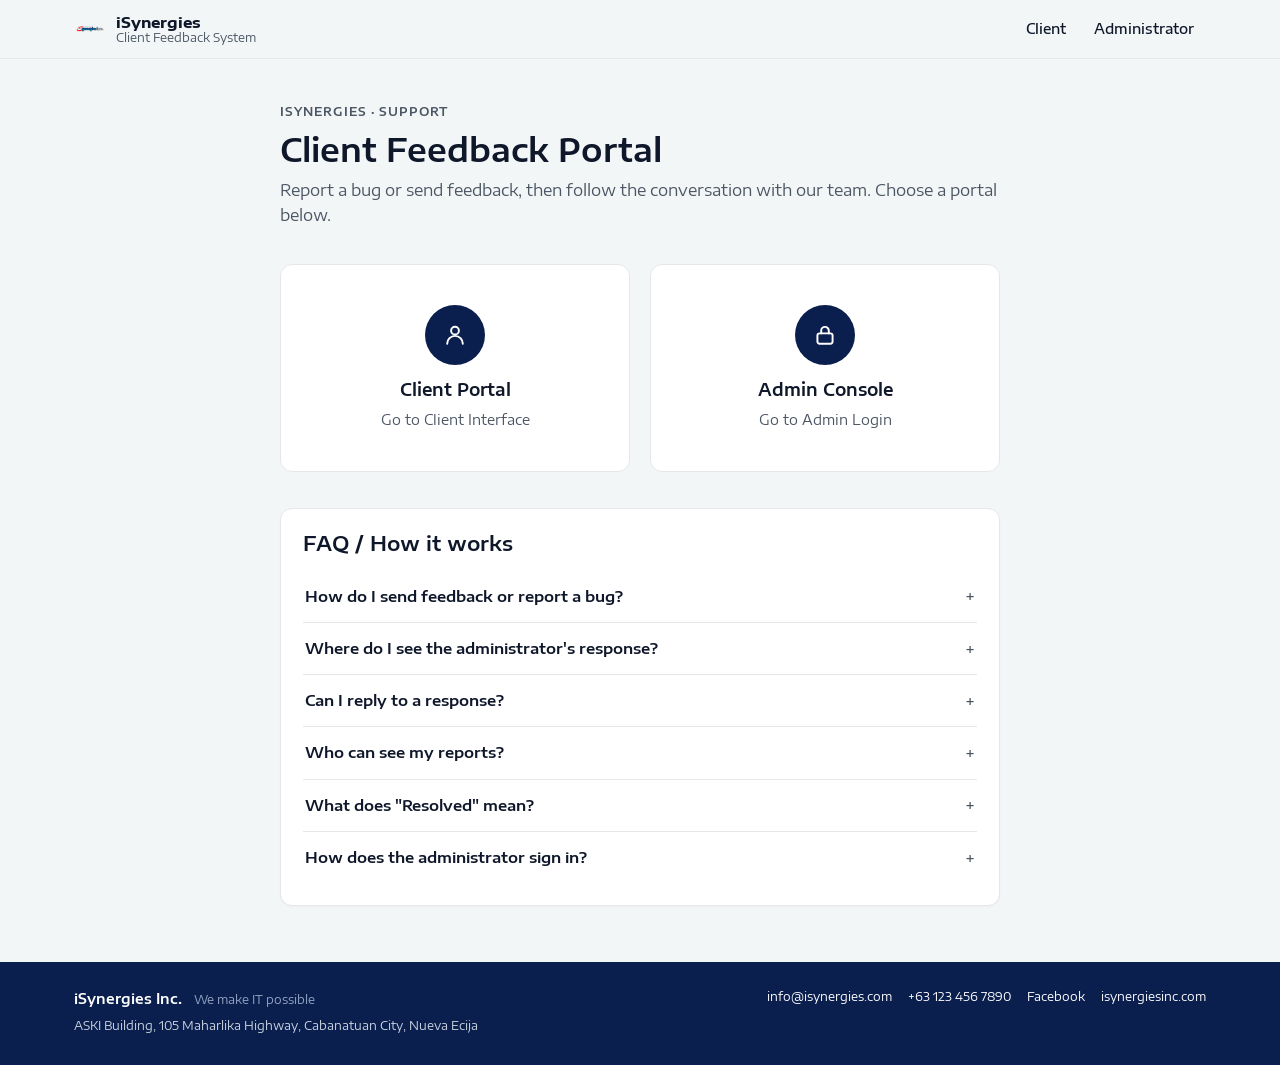
<file: index.html>
<!DOCTYPE html>
<html lang="en">
<head>
  <meta charset="utf-8">
  <meta name="viewport" content="width=device-width, initial-scale=1">
  <meta name="theme-color" content="#0b1f4f">
  <title>Client Feedback Portal — iSynergies</title>
  <link rel="preconnect" href="https://fonts.googleapis.com">
  <link rel="preconnect" href="https://fonts.gstatic.com" crossorigin>
  <link href="https://fonts.googleapis.com/css2?family=Encode+Sans+Expanded:wght@400;500;600;700&display=swap" rel="stylesheet">
  <link rel="icon" href="iSynergies (1).png">
  <link rel="stylesheet" href="shared.css">
  <script src="logo.js"></script>
</head>
<body>
  <header class="topbar">
    <div class="wrap topbar-inner">
      <a class="brand" href="index.html">
        <span class="brand-logo" id="logo"></span>
        <span class="brand-text">
          <strong>iSynergies</strong>
          <span>Client Feedback System</span>
        </span>
      </a>
      <nav class="navlinks" aria-label="Primary">
        <a href="client.html">Client</a>
        <a href="admin.html">Administrator</a>
      </nav>
    </div>
  </header>

  <main class="wrap centered">
    <div class="page-head">
      <p class="eyebrow">iSynergies · Support</p>
      <h1>Client Feedback Portal</h1>
      <p class="sub">Report a bug or send feedback, then follow the conversation with our team. Choose a portal below.</p>
    </div>

    <div class="portal-grid">
      <a class="tile" href="client.html">
        <span class="tile-icon" aria-hidden="true">
          <svg width="26" height="26" viewBox="0 0 24 24" fill="none" stroke="currentColor" stroke-width="1.8" stroke-linecap="round" stroke-linejoin="round">
            <circle cx="12" cy="8" r="3.6"></circle>
            <path d="M4.8 20a7.2 7.2 0 0 1 14.4 0"></path>
          </svg>
        </span>
        <h2>Client Portal</h2>
        <p>Go to Client Interface</p>
      </a>

      <a class="tile" href="admin.html">
        <span class="tile-icon" aria-hidden="true">
          <svg width="26" height="26" viewBox="0 0 24 24" fill="none" stroke="currentColor" stroke-width="1.8" stroke-linecap="round" stroke-linejoin="round">
            <rect x="5" y="10.5" width="14" height="9.5" rx="2"></rect>
            <path d="M8.5 10.5V8a3.5 3.5 0 0 1 7 0v2.5"></path>
          </svg>
        </span>
        <h2>Admin Console</h2>
        <p>Go to Admin Login</p>
      </a>
    </div>

    <section class="card stack" aria-labelledby="howTitle">
      <div class="card-head">
        <h2 id="howTitle">FAQ / How it works</h2>
      </div>
      <div class="faq">
        <details>
          <summary>How do I send feedback or report a bug?</summary>
          <p>Open the Client Portal, choose the project, set the report type to Bug or Feedback, describe the issue and select Submit Report. The first line of the description becomes the report title.</p>
        </details>
        <details>
          <summary>Where do I see the administrator's response?</summary>
          <p>Responses appear under My Feedback History in the Client Portal, inside the Discussion for your report. A NEW badge marks reports with an administrator reply you have not opened yet.</p>
        </details>
        <details>
          <summary>Can I reply to a response?</summary>
          <p>Yes. Expand the report's Discussion, type your reply and select Send. The administrator sees your message on the same report.</p>
        </details>
        <details>
          <summary>Who can see my reports?</summary>
          <p>Reports are stored in this browser and shown in the Client Portal and the Administrator Dashboard. The administrator interface requires a sign-in.</p>
        </details>
        <details>
          <summary>What does "Resolved" mean?</summary>
          <p>The administrator has marked the report as handled. Resolved reports stay in your history and can still be discussed.</p>
        </details>
        <details>
          <summary>How does the administrator sign in?</summary>
          <p>Open the Admin Console and use your administrator username and password. The session is remembered in this browser until you log out.</p>
        </details>
      </div>
    </section>
  </main>

  <footer class="site-footer">
    <div class="wrap footer-inner">
      <div class="footer-brand-block">
        <p class="footer-brand">iSynergies Inc. <span>We make IT possible</span></p>
        <p class="footer-meta">ASKI Building, 105 Maharlika Highway, Cabanatuan City, Nueva Ecija</p>
      </div>
      <div class="footer-links">
        <a href="mailto:info@isynergies.com">info@isynergies.com</a>
        <a href="tel:+631234567890">+63 123 456 7890</a>
        <a href="https://facebook.com/isynergies" target="_blank" rel="noopener">Facebook</a>
        <a href="https://isynergiesinc.com/" target="_blank" rel="noopener">isynergiesinc.com</a>
      </div>
    </div>
  </footer>

  <script>
    LGO.renderLogo(document.getElementById("logo"), 32);
  </script>
</body>
</html>
</file>
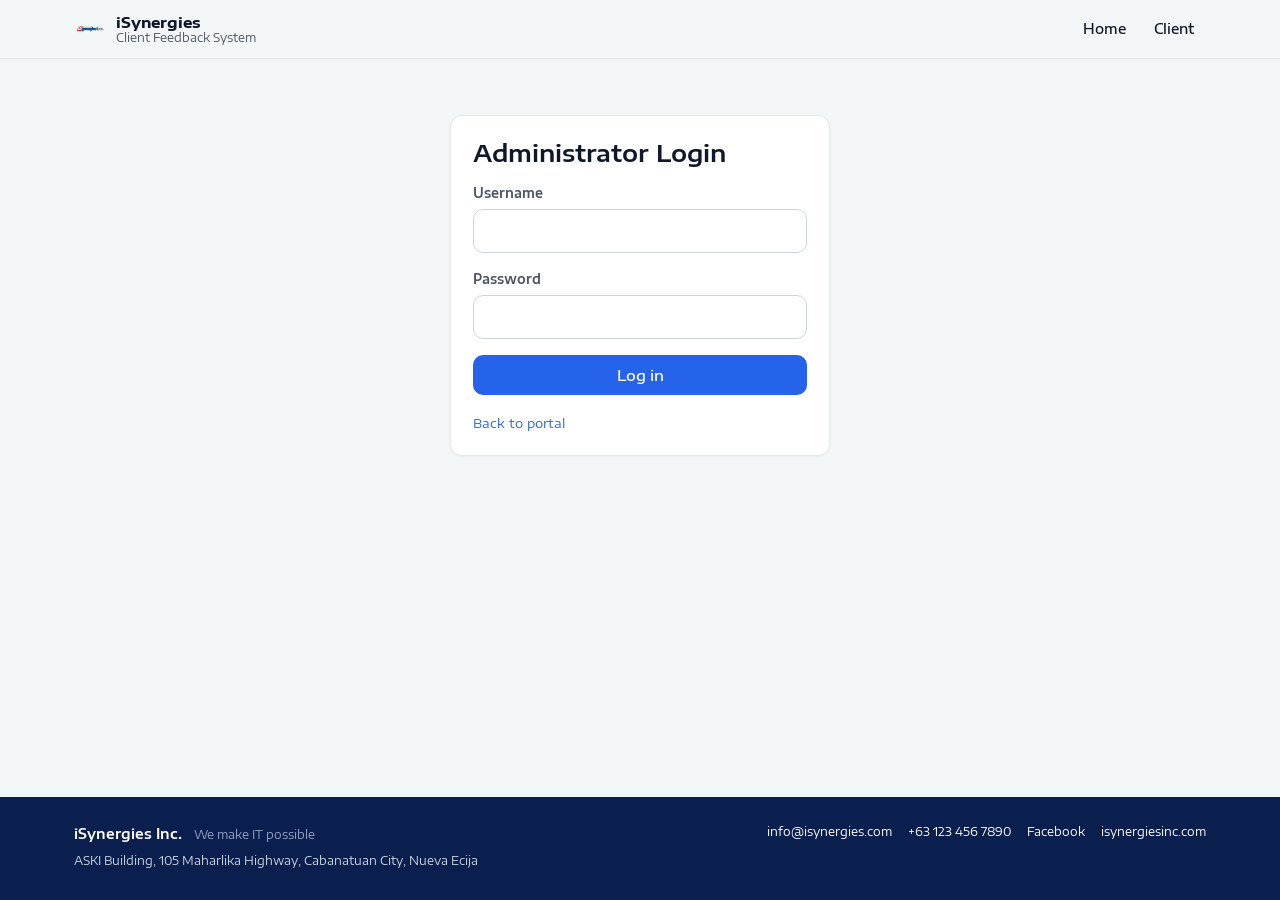
<file: admin.html>
<!DOCTYPE html>
<html lang="en">
<head>
  <meta charset="utf-8">
  <meta name="viewport" content="width=device-width, initial-scale=1">
  <meta name="theme-color" content="#0b1f4f">
  <title>Administrator — iSynergies Client Feedback</title>
  <link rel="preconnect" href="https://fonts.googleapis.com">
  <link rel="preconnect" href="https://fonts.gstatic.com" crossorigin>
  <link href="https://fonts.googleapis.com/css2?family=Encode+Sans+Expanded:wght@400;500;600;700&display=swap" rel="stylesheet">
  <link rel="icon" href="iSynergies (1).png">
  <link rel="stylesheet" href="shared.css">
  <script src="shared.js"></script>
  <script src="logo.js"></script>
  <script src="accounts.js"></script>
</head>
<body>
  <header class="topbar">
    <div class="wrap topbar-inner">
      <a class="brand" href="index.html">
        <span class="brand-logo" id="logo"></span>
        <span class="brand-text">
          <strong>iSynergies</strong>
          <span>Client Feedback System</span>
        </span>
      </a>
      <nav class="navlinks" aria-label="Primary">
        <a href="index.html">Home</a>
        <a href="client.html">Client</a>
      </nav>
    </div>
  </header>

  <!-- Logged out -->
  <main class="wrap" id="loginView">
    <div class="login-wrap">
      <section class="card login-card" aria-labelledby="loginTitle">
        <div class="card-head">
          <h1 id="loginTitle">Administrator Login</h1>
        </div>
        <form id="loginForm" novalidate>
          <div class="field">
            <label for="loginUser">Username</label>
            <input id="loginUser" type="text" autocomplete="username" autocapitalize="none" spellcheck="false">
          </div>
          <div class="field">
            <label for="loginPass">Password</label>
            <input id="loginPass" type="password" autocomplete="current-password">
          </div>
          <button class="btn btn-primary btn-block" type="submit">Log in</button>
          <p class="hint" id="loginMsg" role="alert" aria-live="assertive"></p>
        </form>
        <p class="hint" style="margin-top:18px"><a href="index.html">Back to portal</a></p>
      </section>
    </div>
  </main>

  <!-- Logged in -->
  <main class="wrap" id="adminView" hidden>
    <div class="notice" id="notice" hidden>
      <svg width="18" height="18" viewBox="0 0 24 24" fill="none" stroke="currentColor" stroke-width="1.8" stroke-linecap="round" stroke-linejoin="round" aria-hidden="true">
        <path d="M6 9a6 6 0 0 1 12 0c0 5 2 6 2 6H4s2-1 2-6"></path>
        <path d="M10 19a2.2 2.2 0 0 0 4 0"></path>
      </svg>
      <span id="noticeText"></span>
      <button class="notice-close" id="noticeClose" type="button" aria-label="Dismiss notifications">&times;</button>
    </div>

    <header class="admin-head">
      <span class="avatar" id="avatar" aria-hidden="true">A</span>
      <div>
        <h1>Administrator Dashboard</h1>
        <p class="meta">Signed in as <span id="whoami"></span></p>
      </div>
      <div class="who">
        <button class="btn btn-secondary btn-sm" id="logoutBtn" type="button">Log out</button>
      </div>
    </header>

    <div class="admin-grid">
      <aside>
        <nav class="sidenav" aria-label="Report filters">
          <button type="button" data-filter="all" aria-current="true">
            All Reports <span class="count" data-count="all">0</span>
          </button>
          <button type="button" data-filter="open">
            Open <span class="count" data-count="open">0</span>
          </button>
          <button type="button" data-filter="resolved">
            Resolved <span class="count" data-count="resolved">0</span>
          </button>
          <button type="button" data-filter="unread">
            Unread <span class="count" data-count="unread">0</span>
          </button>
        </nav>
      </aside>

      <section aria-labelledby="reportsTitle">
        <div class="card-head">
          <h2 id="reportsTitle">Submitted Reports</h2>
        </div>

        <div class="toolbar">
          <label class="visually-hidden" for="search">Search reports</label>
          <input class="search" id="search" type="search" placeholder="Search title, description or project" autocomplete="off">
          <label class="visually-hidden" for="filterProject">Filter by project</label>
          <select id="filterProject"></select>
          <button class="btn btn-secondary btn-sm" id="clearFilters" type="button">Clear</button>
        </div>

        <div class="table-wrap">
          <table>
            <thead>
              <tr>
                <th scope="col">ID</th>
                <th scope="col">Project</th>
                <th scope="col">Title</th>
                <th scope="col">Submitted</th>
                <th scope="col">Status</th>
                <th scope="col">Actions</th>
              </tr>
            </thead>
            <tbody id="reportRows"></tbody>
          </table>
        </div>
      </section>
    </div>
  </main>

  <footer class="site-footer">
    <div class="wrap footer-inner">
      <div class="footer-brand-block">
        <p class="footer-brand">iSynergies Inc. <span>We make IT possible</span></p>
        <p class="footer-meta">ASKI Building, 105 Maharlika Highway, Cabanatuan City, Nueva Ecija</p>
      </div>
      <div class="footer-links">
        <a href="mailto:info@isynergies.com">info@isynergies.com</a>
        <a href="tel:+631234567890">+63 123 456 7890</a>
        <a href="https://facebook.com/isynergies" target="_blank" rel="noopener">Facebook</a>
        <a href="https://isynergiesinc.com/" target="_blank" rel="noopener">isynergiesinc.com</a>
      </div>
    </div>
  </footer>

  <!-- Report details -->
  <dialog id="reportDialog" aria-labelledby="dlgTitle">
    <div class="dialog-card">
      <div class="card-head">
        <h2 id="dlgTitle">Report</h2>
        <button class="btn btn-ghost btn-sm" id="dlgClose" type="button">Close</button>
      </div>

      <div class="dialog-meta" id="dlgMeta"></div>
      <p class="dialog-text" id="dlgText"></p>

      <h3>Conversation</h3>
      <div id="dlgThread"></div>

      <div class="field">
        <label for="dlgReply">Reply to client</label>
        <textarea id="dlgReply" rows="3" placeholder="Write a response&hellip;"></textarea>
      </div>

      <div class="field">
        <label for="dlgFix">Fix note (shown to the client)</label>
        <textarea id="dlgFix" rows="2" placeholder="What was fixed, and where?"></textarea>
        <div class="fix-actions">
          <button class="btn btn-secondary btn-sm" id="dlgPublishFix" type="button">Publish fix</button>
          <button class="btn btn-danger-ghost btn-sm" id="dlgRemoveFix" type="button" hidden>Remove fix</button>
        </div>
        <p class="hint" id="dlgFixMsg" role="status" aria-live="polite"></p>
      </div>

      <div class="dlg-actions">
        <button class="btn btn-primary btn-sm" id="dlgSend" type="button">Reply</button>
        <button class="btn btn-secondary btn-sm" id="dlgToggle" type="button">Mark resolved</button>
        <span class="spacer"></span>
        <button class="btn btn-danger-ghost btn-sm" id="dlgDelete" type="button">Delete report</button>
      </div>
    </div>
  </dialog>

  <script>
    // ---- Dashboard state ----
    const filters = { status: "all", q: "", project: "all" };
    let activeReportId = null;
    let noticeDismissed = false;

    const loginView = document.getElementById("loginView");
    const adminView = document.getElementById("adminView");
    const loginMsg = document.getElementById("loginMsg");
    const notice = document.getElementById("notice");
    const noticeText = document.getElementById("noticeText");
    const searchInput = document.getElementById("search");
    const projectFilter = document.getElementById("filterProject");
    const reportRows = document.getElementById("reportRows");
    const dialog = document.getElementById("reportDialog");
    const dlgReply = document.getElementById("dlgReply");
    const dlgFix = document.getElementById("dlgFix");
    const dlgFixMsg = document.getElementById("dlgFixMsg");
    const dlgRemoveFix = document.getElementById("dlgRemoveFix");

    function formatDate(iso) {
      const date = new Date(iso);
      if (isNaN(date.getTime())) return "";
      return date.toLocaleDateString(undefined, {
        year: "numeric",
        month: "short",
        day: "numeric"
      });
    }

    function sortedReports() {
      return loadData().reports.slice().reverse();
    }

    function activeReport() {
      if (activeReportId === null) return null;
      const report = loadData().reports.find(function (r) {
        return r.id === activeReportId;
      });
      return report || null;
    }

    // ---- Filter controls ----

    function populateProjectFilter() {
      const current = projectFilter.value || "all";
      projectFilter.textContent = "";
      const all = document.createElement("option");
      all.value = "all";
      all.textContent = "All projects";
      projectFilter.appendChild(all);
      for (const project of PROJECTS) {
        const option = document.createElement("option");
        option.value = project;
        option.textContent = project;
        projectFilter.appendChild(option);
      }
      projectFilter.value = current;
    }

    function setActiveFilter(status) {
      filters.status = status;
      for (const button of document.querySelectorAll(".sidenav button")) {
        button.setAttribute(
          "aria-current",
          button.dataset.filter === status ? "true" : "false"
        );
      }
      render();
    }

    for (const button of document.querySelectorAll(".sidenav button")) {
      button.addEventListener("click", function () {
        setActiveFilter(button.dataset.filter);
      });
    }

    searchInput.addEventListener("input", function () {
      filters.q = searchInput.value;
      render();
    });

    projectFilter.addEventListener("change", function () {
      filters.project = projectFilter.value;
      render();
    });

    document.getElementById("clearFilters").addEventListener("click", function () {
      searchInput.value = "";
      projectFilter.value = "all";
      filters.q = "";
      filters.project = "all";
      setActiveFilter("all");
    });

    // ---- Rendering ----

    function updateCounts(reports) {
      const counts = statusCounts(reports);
      for (const element of document.querySelectorAll("[data-count]")) {
        element.textContent = counts[element.dataset.count];
      }

      if (counts.unread > 0 && !noticeDismissed) {
        notice.hidden = false;
        noticeText.textContent =
          counts.unread +
          (counts.unread === 1
            ? " new report awaiting review"
            : " new reports awaiting review");
      } else {
        notice.hidden = true;
      }
    }

    function buildCell(label, value, className) {
      const cell = document.createElement("td");
      cell.dataset.label = label;
      if (className) cell.className = className;
      cell.textContent = value;
      return cell;
    }

    function buildRow(report) {
      const row = document.createElement("tr");

      row.appendChild(buildCell("ID", String(report.id)));

      row.appendChild(buildCell("Project", reportProject(report)));

      const titleCell = document.createElement("td");
      titleCell.dataset.label = "Title";
      const title = document.createElement("p");
      title.className = "title";
      title.textContent = reportTitle(report);
      titleCell.appendChild(title);

      const tags = document.createElement("div");
      tags.className = "pills";
      const typeTag = document.createElement("span");
      typeTag.className = "tag";
      typeTag.textContent = reportTypeLabel(report);
      tags.appendChild(typeTag);
      if (!isSeen(report.id)) {
        const unread = document.createElement("span");
        unread.className = "pill pill-new";
        unread.textContent = "NEW";
        tags.appendChild(unread);
      }
      titleCell.appendChild(tags);
      row.appendChild(titleCell);

      row.appendChild(buildCell("Submitted", formatDate(report.createdAt)));

      const statusCell = document.createElement("td");
      statusCell.dataset.label = "Status";
      const status = document.createElement("span");
      status.className = "pill " + (report.resolved ? "pill-resolved" : "pill-open");
      status.textContent = report.resolved ? "Resolved" : "Open";
      statusCell.appendChild(status);
      row.appendChild(statusCell);

      const actionsCell = document.createElement("td");
      actionsCell.dataset.label = "Actions";
      actionsCell.className = "actions";
      const actions = document.createElement("div");
      actions.className = "actions-inner";

      const openButton = document.createElement("button");
      openButton.type = "button";
      openButton.className = "btn btn-secondary btn-sm";
      openButton.textContent = "Open";
      openButton.addEventListener("click", function () {
        openReport(report.id);
      });
      actions.appendChild(openButton);

      const deleteButton = document.createElement("button");
      deleteButton.type = "button";
      deleteButton.className = "btn btn-danger-ghost btn-sm";
      deleteButton.textContent = "Delete";
      deleteButton.addEventListener("click", function () {
        if (
          confirm(
            "Delete this report and its whole conversation? This cannot be undone."
          )
        ) {
          deleteReport(report.id);
          if (activeReportId === report.id) closeDialog();
          render();
        }
      });
      actions.appendChild(deleteButton);

      actionsCell.appendChild(actions);
      row.appendChild(actionsCell);

      return row;
    }

    function renderRows(reports) {
      reportRows.textContent = "";
      const visible = filterReports(reports, filters);

      if (visible.length === 0) {
        const row = document.createElement("tr");
        const cell = document.createElement("td");
        cell.colSpan = 6;
        cell.className = "cell-empty";
        cell.textContent =
          reports.length === 0
            ? "No reports yet. Client submissions will appear here."
            : "No reports match these filters.";
        row.appendChild(cell);
        reportRows.appendChild(row);
        return;
      }

      for (const report of visible) {
        reportRows.appendChild(buildRow(report));
      }
    }

    function render() {
      if (adminView.hidden) return;
      const reports = sortedReports();
      updateCounts(reports);
      renderRows(reports);
    }

    // ---- Report dialog ----

    function renderDialog() {
      const report = activeReport();
      if (!report) {
        if (dialog.open) dialog.close();
        return;
      }

      document.getElementById("dlgTitle").textContent = reportTitle(report);

      const meta = document.getElementById("dlgMeta");
      meta.textContent = "";
      const metaText = document.createElement("span");
      metaText.className = "meta";
      metaText.textContent =
        reportProject(report) +
        " \u00b7 " +
        reportTypeLabel(report) +
        " \u00b7 " +
        formatDateTime(report.createdAt) +
        " \u00b7 #" +
        report.id;
      meta.appendChild(metaText);
      const status = document.createElement("span");
      status.className = "pill " + (report.resolved ? "pill-resolved" : "pill-open");
      status.textContent = report.resolved ? "Resolved" : "Open";
      meta.appendChild(status);

      document.getElementById("dlgText").textContent = report.text;

      const threadContainer = document.getElementById("dlgThread");
      threadContainer.textContent = "";
      threadContainer.appendChild(
        buildThreadList(report, "admin", function (message) {
          if (confirm("Delete this reply?")) {
            deleteReply(report.id, message.at, message.from);
            renderDialog();
            render();
          }
        })
      );

      dlgFix.value = report.fix ? report.fix.text : "";
      dlgRemoveFix.hidden = !report.fix;
      dlgFixMsg.textContent = report.fix
        ? "Published " + formatDateTime(report.fix.at) + "."
        : "";

      document.getElementById("dlgToggle").textContent = report.resolved
        ? "Reopen report"
        : "Mark resolved";
      document.getElementById("dlgDelete").textContent = "Delete report";
    }

    function openReport(id) {
      activeReportId = id;
      markSeen(id);
      render();
      dlgReply.value = "";
      renderDialog();
      if (!dialog.open) dialog.showModal();
    }

    function closeDialog() {
      activeReportId = null;
      if (dialog.open) dialog.close();
    }

    document.getElementById("dlgClose").addEventListener("click", closeDialog);

    dialog.addEventListener("close", function () {
      activeReportId = null;
    });

    document.getElementById("dlgSend").addEventListener("click", function () {
      const report = activeReport();
      if (!report) return;
      const text = dlgReply.value.trim();
      if (text.length === 0) {
        dlgReply.focus();
        return;
      }
      addReply(report.id, "admin", text);
      dlgReply.value = "";
      renderDialog();
      render();
    });

    document.getElementById("dlgPublishFix").addEventListener("click", function () {
      const report = activeReport();
      if (!report) return;
      const text = dlgFix.value.trim();
      if (text.length === 0) {
        dlgFixMsg.textContent = "Write the fix before publishing.";
        dlgFix.focus();
        return;
      }
      publishFix(report.id, text);
      renderDialog();
      render();
      dlgFixMsg.textContent = "Fix published to the client.";
    });

    dlgRemoveFix.addEventListener("click", function () {
      const report = activeReport();
      if (!report || !report.fix) return;
      if (confirm("Remove the published fix from this report?")) {
        clearFix(report.id);
        renderDialog();
        render();
        dlgFixMsg.textContent = "Fix removed.";
      }
    });

    document.getElementById("dlgToggle").addEventListener("click", function () {
      const report = activeReport();
      if (!report) return;
      setResolved(report.id, !report.resolved);
      renderDialog();
      render();
    });

    document.getElementById("dlgDelete").addEventListener("click", function () {
      const report = activeReport();
      if (!report) return;
      if (
        confirm(
          "Delete this report and its whole conversation? This cannot be undone."
        )
      ) {
        deleteReport(report.id);
        closeDialog();
        render();
      }
    });

    document.getElementById("noticeClose").addEventListener("click", function () {
      noticeDismissed = true;
      notice.hidden = true;
    });

    // Keep in sync with client page changes.
    onDataChange(function () {
      render();
      if (activeReportId !== null && dialog.open) renderDialog();
    });

    // ---- Login gate ----

    function showLogin() {
      loginView.hidden = false;
      adminView.hidden = true;
      document.getElementById("whoami").textContent = "";
      loginMsg.textContent = "";
    }

    function showAdminUI() {
      loginView.hidden = true;
      adminView.hidden = false;
      const user = currentUser() || "";
      document.getElementById("whoami").textContent = user;
      document.getElementById("avatar").textContent = user
        ? user.charAt(0).toUpperCase()
        : "A";
      render();
    }

    async function attemptLogin() {
      const userEl = document.getElementById("loginUser");
      const passEl = document.getElementById("loginPass");
      const user = userEl.value.trim();
      const pass = passEl.value;
      if (user.length === 0 || pass.length === 0) {
        loginMsg.textContent = "Enter both username and password.";
        return;
      }
      const matched = await checkAdminCredentials(user, pass);
      if (matched) {
        startAdminSession(matched);
        userEl.value = "";
        passEl.value = "";
        loginMsg.textContent = "";
        showAdminUI();
      } else {
        loginMsg.textContent = "Wrong username or password.";
        passEl.value = "";
        passEl.focus();
      }
    }

    document.getElementById("loginForm").addEventListener("submit", function (event) {
      event.preventDefault();
      attemptLogin();
    });

    document.getElementById("logoutBtn").addEventListener("click", function () {
      endAdminSession();
      closeDialog();
      showLogin();
    });

    LGO.renderLogo(document.getElementById("logo"), 32);
    populateProjectFilter();

    if (adminSessionActive()) {
      showAdminUI();
    } else {
      showLogin();
    }
  </script>
</body>
</html>
</file>
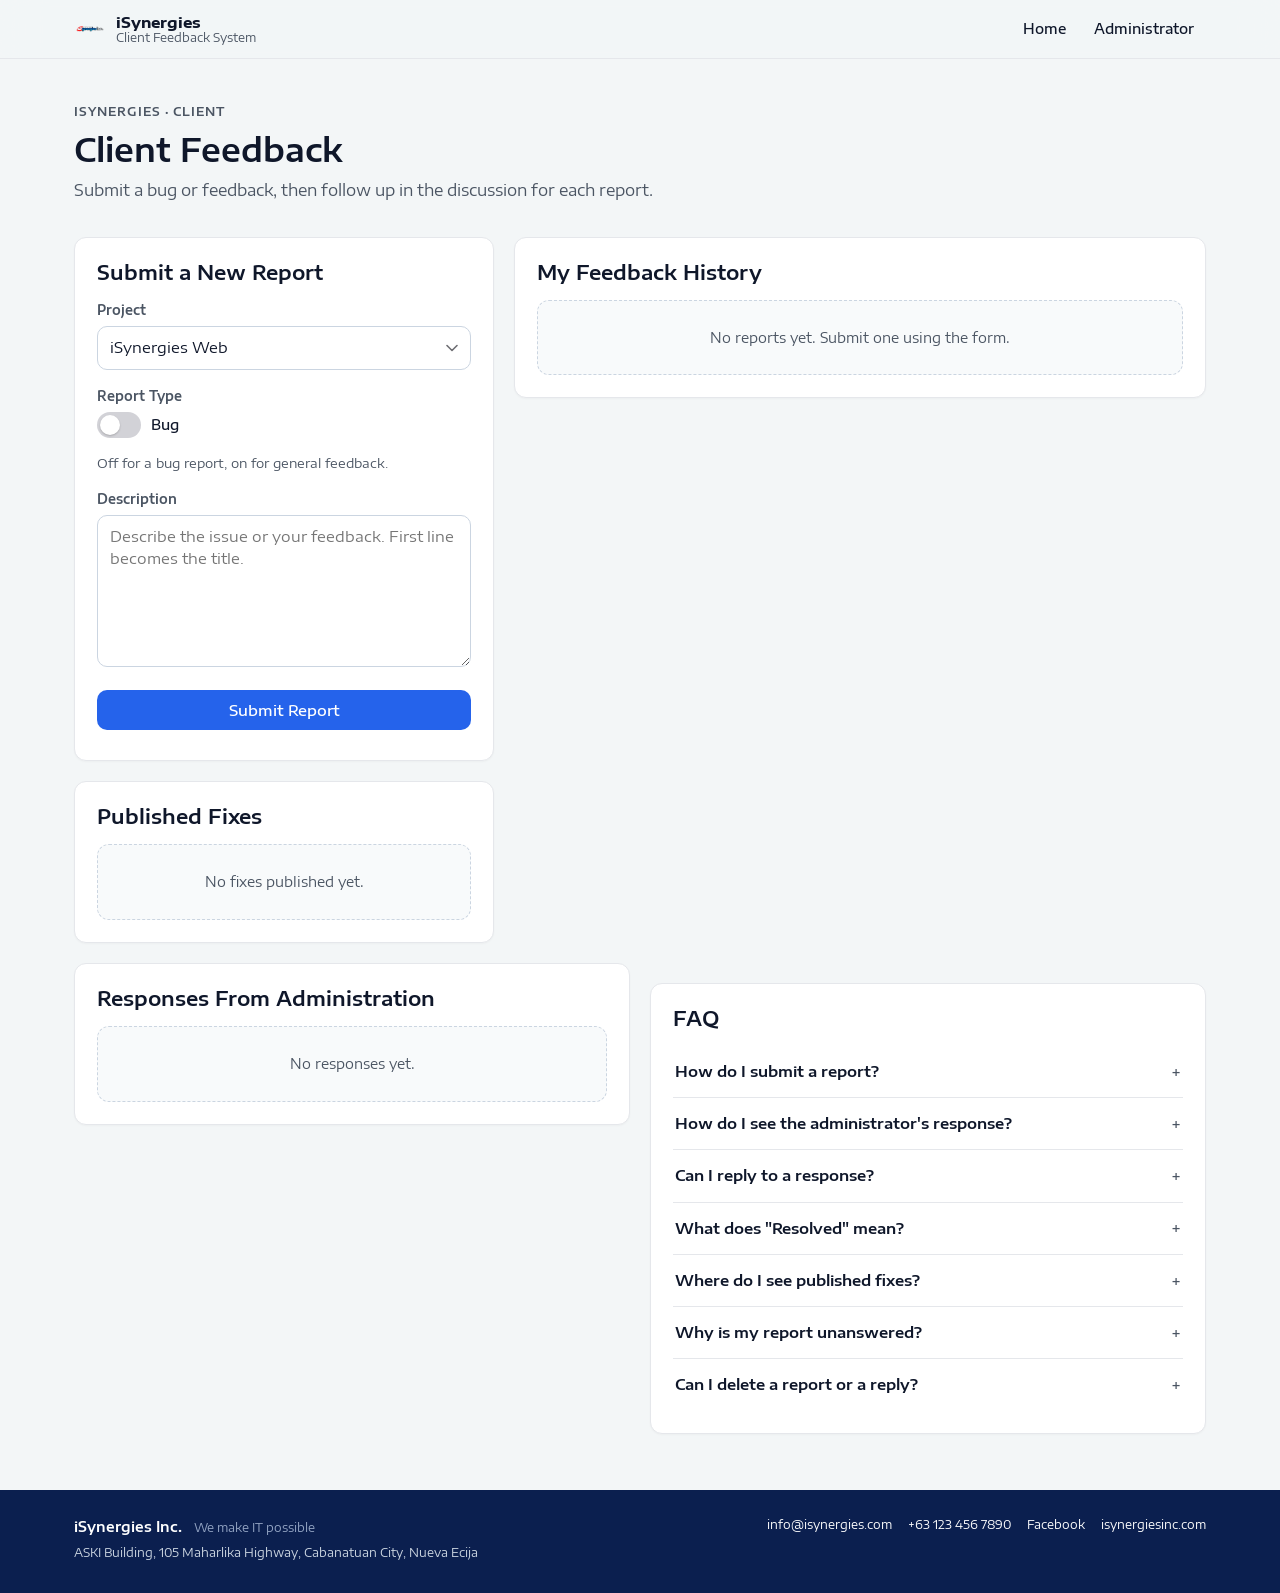
<file: client.html>
<!DOCTYPE html>
<html lang="en">
<head>
  <meta charset="utf-8">
  <meta name="viewport" content="width=device-width, initial-scale=1">
  <meta name="theme-color" content="#0b1f4f">
  <title>Client Feedback — iSynergies</title>
  <link rel="preconnect" href="https://fonts.googleapis.com">
  <link rel="preconnect" href="https://fonts.gstatic.com" crossorigin>
  <link href="https://fonts.googleapis.com/css2?family=Encode+Sans+Expanded:wght@400;500;600;700&display=swap" rel="stylesheet">
  <link rel="icon" href="iSynergies (1).png">
  <link rel="stylesheet" href="shared.css">
  <script src="shared.js"></script>
  <script src="logo.js"></script>
</head>
<body>
  <header class="topbar">
    <div class="wrap topbar-inner">
      <a class="brand" href="index.html">
        <span class="brand-logo" id="logo"></span>
        <span class="brand-text">
          <strong>iSynergies</strong>
          <span>Client Feedback System</span>
        </span>
      </a>
      <nav class="navlinks" aria-label="Primary">
        <a href="index.html">Home</a>
        <a href="admin.html">Administrator</a>
      </nav>
    </div>
  </header>

  <main class="wrap">
    <div class="page-head">
      <p class="eyebrow">iSynergies · Client</p>
      <h1>Client Feedback</h1>
      <p class="sub">Submit a bug or feedback, then follow up in the discussion for each report.</p>
    </div>

    <div class="client-grid">
      <div>
        <section class="card" aria-labelledby="submitTitle">
          <div class="card-head">
            <h2 id="submitTitle">Submit a New Report</h2>
          </div>
          <form id="reportForm" novalidate>
            <div class="field">
              <label for="project">Project</label>
              <select id="project" name="project"></select>
            </div>

            <div class="field">
              <span class="field-label" id="typeLabel">Report Type</span>
              <label class="switch" for="typeToggle" aria-labelledby="typeLabel">
                <input type="checkbox" id="typeToggle" name="type">
                <span class="switch-track" aria-hidden="true"></span>
                <span class="switch-text" id="typeText">Bug</span>
              </label>
              <p class="hint">Off for a bug report, on for general feedback.</p>
            </div>

            <div class="field">
              <label for="description">Description</label>
              <textarea id="description" name="description" rows="6" placeholder="Describe the issue or your feedback. First line becomes the title."></textarea>
            </div>

            <button class="btn btn-primary btn-block" type="submit">Submit Report</button>
            <p class="hint" id="formMsg" role="status" aria-live="polite"></p>
          </form>
        </section>

        <section class="card" aria-labelledby="fixesTitle">
          <div class="card-head">
            <h2 id="fixesTitle">Published Fixes</h2>
          </div>
          <div id="fixes"></div>
        </section>
      </div>

      <div>
        <section class="card" aria-labelledby="historyTitle">
          <div class="card-head">
            <h2 id="historyTitle">My Feedback History</h2>
          </div>
          <div id="history"></div>
        </section>
      </div>
    </div>

    <div class="two-col">
      <section class="card" aria-labelledby="responsesTitle">
        <div class="card-head">
          <h2 id="responsesTitle">Responses From Administration</h2>
        </div>
        <div id="responses"></div>
      </section>

      <section class="card" aria-labelledby="clientFaqTitle">
        <div class="card-head">
          <h2 id="clientFaqTitle">FAQ</h2>
        </div>
        <div class="faq">
          <details>
            <summary>How do I submit a report?</summary>
            <p>Choose the project, set the report type, write your description and select Submit Report.</p>
          </details>
          <details>
            <summary>How do I see the administrator's response?</summary>
            <p>Open the Discussion inside the report under My Feedback History, or check Responses From Administration.</p>
          </details>
          <details>
            <summary>Can I reply to a response?</summary>
            <p>Yes. Expand the report's Discussion, type your reply and select Send reply.</p>
          </details>
          <details>
            <summary>What does "Resolved" mean?</summary>
            <p>The administrator has marked the report as handled. Any fix note they publish appears under Published Fixes.</p>
          </details>
          <details>
            <summary>Where do I see published fixes?</summary>
            <p>When an administrator publishes a fix note for a report, it appears under Published Fixes and on the report card in My Feedback History.</p>
          </details>
          <details>
            <summary>Why is my report unanswered?</summary>
            <p>Responses are written by administrators. Check back after they review your report.</p>
          </details>
          <details>
            <summary>Can I delete a report or a reply?</summary>
            <p>Yes. Each report has a Delete report action, and your own replies have a Delete button. Deleted items cannot be restored.</p>
          </details>
        </div>
      </section>
    </div>
  </main>

  <footer class="site-footer">
    <div class="wrap footer-inner">
      <div class="footer-brand-block">
        <p class="footer-brand">iSynergies Inc. <span>We make IT possible</span></p>
        <p class="footer-meta">ASKI Building, 105 Maharlika Highway, Cabanatuan City, Nueva Ecija</p>
      </div>
      <div class="footer-links">
        <a href="mailto:info@isynergies.com">info@isynergies.com</a>
        <a href="tel:+631234567890">+63 123 456 7890</a>
        <a href="https://facebook.com/isynergies" target="_blank" rel="noopener">Facebook</a>
        <a href="https://isynergiesinc.com/" target="_blank" rel="noopener">isynergiesinc.com</a>
      </div>
    </div>
  </footer>

  <script>
    // Reports whose Discussion is open, so a re-render does not close it.
    const openReports = new Set();

    const projectSelect = document.getElementById("project");
    const typeToggle = document.getElementById("typeToggle");
    const typeText = document.getElementById("typeText");
    const descriptionBox = document.getElementById("description");
    const formMsg = document.getElementById("formMsg");

    function populateProjects() {
      projectSelect.textContent = "";
      for (const project of PROJECTS) {
        const option = document.createElement("option");
        option.value = project;
        option.textContent = project;
        projectSelect.appendChild(option);
      }
    }

    function currentType() {
      return typeToggle.checked ? "feedback" : "bug";
    }

    function syncTypeText() {
      typeText.textContent = typeToggle.checked ? "Feedback" : "Bug";
    }

    function previewText(text) {
      const singleLine = String(text).replace(/\s+/g, " ").trim();
      return singleLine.length > 110
        ? singleLine.slice(0, 110).trimEnd() + "\u2026"
        : singleLine;
    }

    function buildReportCard(report) {
      const card = document.createElement("article");
      card.className = "report-card";

      const head = document.createElement("div");
      head.className = "report-head";

      const heading = document.createElement("div");
      const title = document.createElement("h3");
      title.className = "report-title";
      title.textContent = reportTitle(report);
      heading.appendChild(title);

      const meta = document.createElement("p");
      meta.className = "meta";
      meta.textContent =
        reportProject(report) +
        " \u00b7 " +
        reportTypeLabel(report) +
        " \u00b7 " +
        formatDateTime(report.createdAt);
      heading.appendChild(meta);
      head.appendChild(heading);

      const pills = document.createElement("div");
      pills.className = "pills";
      const status = document.createElement("span");
      status.className = "pill " + (report.resolved ? "pill-resolved" : "pill-open");
      status.textContent = report.resolved ? "Resolved" : "Open";
      pills.appendChild(status);

      let newPill = null;
      if (hasNewAdminReply(report)) {
        newPill = document.createElement("span");
        newPill.className = "pill pill-new";
        newPill.textContent = "NEW";
        pills.appendChild(newPill);
      }
      head.appendChild(pills);
      card.appendChild(head);

      const latest = latestAdminMessage(report);
      if (latest) {
        const preview = document.createElement("p");
        preview.className = "report-preview";
        const label = document.createElement("strong");
        label.textContent = "Administrator: ";
        preview.appendChild(label);
        preview.appendChild(document.createTextNode(previewText(latest.text)));
        card.appendChild(preview);
      }

      if (report.fix) {
        const fix = document.createElement("p");
        fix.className = "report-preview report-fix";
        const fixLabel = document.createElement("strong");
        fixLabel.textContent = "Fix published: ";
        fix.appendChild(fixLabel);
        fix.appendChild(document.createTextNode(report.fix.text));
        card.appendChild(fix);
      }

      const details = document.createElement("details");
      details.className = "discussion";
      if (openReports.has(report.id)) details.open = true;

      const summary = document.createElement("summary");
      summary.textContent = "Discussion (" + report.thread.length + ")";
      details.appendChild(summary);

      // If the discussion is already open when rendered, the client has
      // effectively read the latest administrator reply.
      if (details.open) {
        markClientSeen(report);
        if (newPill) {
          newPill.remove();
          newPill = null;
        }
      }

      details.addEventListener("toggle", function () {
        if (details.open) {
          openReports.add(report.id);
          markClientSeen(report);
          if (newPill) {
            newPill.remove();
            newPill = null;
          }
        } else {
          openReports.delete(report.id);
        }
      });

      const thread = buildThreadList(report, "client", function (message) {
        if (confirm("Delete this reply?")) {
          deleteReply(report.id, message.at, message.from);
          openReports.add(report.id);
          render();
        }
      });
      details.appendChild(thread);

      const replyLabel = document.createElement("label");
      replyLabel.className = "visually-hidden";
      replyLabel.htmlFor = "reply-" + report.id;
      replyLabel.textContent = "Reply to administrator";
      details.appendChild(replyLabel);

      const replyBox = document.createElement("textarea");
      replyBox.id = "reply-" + report.id;
      replyBox.rows = 2;
      replyBox.placeholder = "Reply to administration\u2026";
      details.appendChild(replyBox);

      const replyBtn = document.createElement("button");
      replyBtn.type = "button";
      replyBtn.className = "btn btn-secondary btn-sm";
      replyBtn.textContent = "Send reply";
      replyBtn.style.marginTop = "8px";
      replyBtn.addEventListener("click", function () {
        const text = replyBox.value.trim();
        if (text.length === 0) {
          replyBox.focus();
          return;
        }
        addReply(report.id, "client", text);
        openReports.add(report.id);
        render();
      });
      details.appendChild(replyBtn);
      card.appendChild(details);

      const actions = document.createElement("div");
      actions.className = "report-actions";
      const deleteBtn = document.createElement("button");
      deleteBtn.type = "button";
      deleteBtn.className = "btn btn-danger-ghost btn-sm";
      deleteBtn.textContent = "Delete report";
      deleteBtn.addEventListener("click", function () {
        if (
          confirm(
            "Delete this report and its whole conversation? This cannot be undone."
          )
        ) {
          deleteReport(report.id);
          openReports.delete(report.id);
          render();
        }
      });
      actions.appendChild(deleteBtn);
      card.appendChild(actions);

      return card;
    }

    function renderHistory() {
      const container = document.getElementById("history");
      container.textContent = "";

      const reports = loadData().reports.slice().reverse();
      if (reports.length === 0) {
        const empty = document.createElement("p");
        empty.className = "empty";
        empty.textContent = "No reports yet. Submit one using the form.";
        container.appendChild(empty);
        return;
      }

      for (const report of reports) {
        container.appendChild(buildReportCard(report));
      }
    }

    function renderResponses() {
      const container = document.getElementById("responses");
      container.textContent = "";

      const items = [];
      for (const report of loadData().reports) {
        for (const message of report.thread) {
          if (message.from === "admin") items.push({ report: report, message: message });
        }
      }
      items.sort(function (a, b) {
        return new Date(b.message.at) - new Date(a.message.at);
      });

      if (items.length === 0) {
        const empty = document.createElement("p");
        empty.className = "empty";
        empty.textContent = "No responses yet.";
        container.appendChild(empty);
        return;
      }

      const list = document.createElement("ul");
      list.className = "thread";
      for (const item of items) {
        const entry = document.createElement("li");
        entry.className = "msg msg-admin";

        const head = document.createElement("div");
        head.className = "msg-head";
        const author = document.createElement("span");
        author.className = "msg-author";
        author.textContent = "Administrator";
        head.appendChild(author);
        const time = document.createElement("span");
        time.textContent = formatDateTime(item.message.at);
        head.appendChild(time);
        entry.appendChild(head);

        const text = document.createElement("p");
        text.className = "msg-text";
        text.textContent = item.message.text;
        entry.appendChild(text);

        const subject = document.createElement("p");
        subject.className = "meta";
        subject.style.marginTop = "6px";
        subject.textContent = "Re: " + reportTitle(item.report);
        entry.appendChild(subject);

        list.appendChild(entry);
      }
      container.appendChild(list);
    }

    function renderFixes() {
      const container = document.getElementById("fixes");
      container.textContent = "";

      const reports = loadData()
        .reports.filter(function (report) {
          return report.fix;
        })
        .sort(function (a, b) {
          return new Date(b.fix.at) - new Date(a.fix.at);
        });

      if (reports.length === 0) {
        const empty = document.createElement("p");
        empty.className = "empty";
        empty.textContent = "No fixes published yet.";
        container.appendChild(empty);
        return;
      }

      const list = document.createElement("ul");
      list.className = "thread";
      for (const report of reports) {
        const entry = document.createElement("li");
        entry.className = "msg msg-fix";

        const head = document.createElement("div");
        head.className = "msg-head";
        const author = document.createElement("span");
        author.className = "msg-author";
        author.textContent = "Administrator";
        head.appendChild(author);
        const time = document.createElement("span");
        time.textContent = formatDateTime(report.fix.at);
        head.appendChild(time);
        entry.appendChild(head);

        const text = document.createElement("p");
        text.className = "msg-text";
        text.textContent = report.fix.text;
        entry.appendChild(text);

        const subject = document.createElement("p");
        subject.className = "meta";
        subject.style.marginTop = "6px";
        subject.textContent = "Fix for: " + reportTitle(report);
        entry.appendChild(subject);

        list.appendChild(entry);
      }
      container.appendChild(list);
    }

    function render() {
      renderHistory();
      renderFixes();
      renderResponses();
    }

    document.getElementById("reportForm").addEventListener("submit", function (event) {
      event.preventDefault();
      const text = descriptionBox.value.trim();
      if (text.length === 0) {
        formMsg.textContent = "Add a description before submitting.";
        descriptionBox.focus();
        return;
      }
      addReport(text, projectSelect.value, currentType());
      descriptionBox.value = "";
      formMsg.textContent = "Report submitted.";
      render();
    });

    typeToggle.addEventListener("change", syncTypeText);

    onDataChange(render);
    populateProjects();
    syncTypeText();
    LGO.renderLogo(document.getElementById("logo"), 32);
    render();
  </script>
</body>
</html>
</file>
<file: shared.css>
/* ==========================================================================
   Client Feedback System — shared design system
   Apple-inspired: system fonts, hairline borders, soft radii, restrained
   palette. No webfonts, so the interface works fully offline.
   ========================================================================== */

/* ---------- Tokens ---------- */
:root {
  /* Brand palette taken from isynergiesinc.com */
  --page: #f3f6f7;
  --surface: #ffffff;
  --surface-2: #f8fafb;
  --text: #0f172a;
  --text-2: #4b5563;
  --line: #e5e7eb;
  --line-strong: #cbd5e1;

  --navy: #0b1f4f;
  --accent: #2563eb;
  --accent-strong: #1d4ed8;
  --accent-soft: #e8effc;

  --green: #15803d;
  --green-soft: #e9f7ee;

  --red: #ef4444;
  --red-soft: #fef2f2;

  --amber: #8a5a10;
  --amber-soft: #fdf3e2;

  --radius: 12px;
  --radius-sm: 10px;
  --shadow: 0 1px 2px rgba(15, 23, 42, 0.05), 0 14px 34px rgba(15, 23, 42, 0.08);
  --font: "Encode Sans Expanded", -apple-system, BlinkMacSystemFont,
    "Segoe UI", Roboto, Helvetica, Arial, sans-serif;
}

/* ---------- Base ---------- */
*,
*::before,
*::after {
  box-sizing: border-box;
}

html {
  -webkit-text-size-adjust: 100%;
}

[hidden] {
  display: none !important;
}

body {
  margin: 0;
  min-height: 100vh;
  display: flex;
  flex-direction: column;
  background: var(--page);
  color: var(--text);
  font: 400 16px/1.55 var(--font);
  -webkit-font-smoothing: antialiased;
}

main {
  flex: 1 0 auto;
}

a {
  color: var(--accent);
  text-decoration: none;
}

a:hover {
  text-decoration: underline;
}

h1,
h2,
h3 {
  font-weight: 600;
  letter-spacing: 0;
  line-height: 1.2;
}

h1 {
  font-size: 32px;
  margin: 0;
}

h2 {
  font-size: 20px;
  margin: 0 0 14px;
}

h3 {
  font-size: 15px;
  margin: 22px 0 8px;
}

p {
  margin: 0 0 10px;
}

.wrap {
  width: 100%;
  max-width: 1180px;
  margin: 0 auto;
  padding: 0 24px;
}

.stack {
  max-width: 720px;
}

/* Portal page: keep the single content column centred under the top bar. */
main.centered > .page-head,
main.centered > .portal-grid,
main.centered > .card {
  margin-left: auto;
  margin-right: auto;
}

main.centered > .portal-grid {
  margin-top: 32px;
  margin-bottom: 36px;
}

.meta {
  margin: 0;
  font-size: 13px;
  color: var(--text-2);
}

.hint {
  margin: 8px 0 0;
  font-size: 13px;
  color: var(--text-2);
}

.eyebrow {
  margin: 0 0 8px;
  font-size: 12px;
  font-weight: 600;
  letter-spacing: 0.08em;
  text-transform: uppercase;
  color: var(--text-2);
}

.visually-hidden {
  position: absolute;
  width: 1px;
  height: 1px;
  margin: -1px;
  padding: 0;
  overflow: hidden;
  clip: rect(0 0 0 0);
  white-space: nowrap;
  border: 0;
}

/* ---------- Top bar ---------- */
.topbar {
  position: sticky;
  top: 0;
  z-index: 20;
  background: rgba(243, 246, 247, 0.85);
  -webkit-backdrop-filter: saturate(180%) blur(20px);
  backdrop-filter: saturate(180%) blur(20px);
  border-bottom: 1px solid var(--line);
}

.topbar-inner {
  display: flex;
  align-items: center;
  justify-content: space-between;
  gap: 16px;
  min-height: 58px;
}

.brand {
  display: flex;
  align-items: center;
  gap: 10px;
  color: var(--text);
}

.brand:hover {
  text-decoration: none;
}

.brand-logo img {
  display: block;
  width: 32px;
  height: auto;
}

.brand-text {
  display: flex;
  flex-direction: column;
  line-height: 1.2;
}

.brand-text strong {
  font-size: 15px;
  letter-spacing: 0;
}

.brand-text span {
  font-size: 12px;
  color: var(--text-2);
}

.navlinks {
  display: flex;
  align-items: center;
  gap: 4px;
  flex-wrap: wrap;
}

.navlinks a {
  padding: 6px 12px;
  border-radius: 999px;
  font-size: 14px;
  font-weight: 500;
  color: var(--text);
}

.navlinks a:hover {
  background: rgba(0, 0, 0, 0.05);
  text-decoration: none;
}

/* ---------- Page head ---------- */
.page-head {
  padding: 44px 0 4px;
  max-width: 720px;
}

.page-head .sub {
  margin: 10px 0 0;
  color: var(--text-2);
  font-size: 16px;
}

/* ---------- Surfaces ---------- */
.card {
  background: var(--surface);
  border: 1px solid var(--line);
  border-radius: var(--radius);
  padding: 22px;
  box-shadow: 0 1px 2px rgba(0, 0, 0, 0.03);
}

.card + .card {
  margin-top: 20px;
}

.card-head {
  display: flex;
  align-items: center;
  justify-content: space-between;
  gap: 12px;
  margin-bottom: 16px;
}

.card-head h2,
.card-head h1 {
  margin: 0;
}

.empty {
  margin: 0;
  padding: 26px 16px;
  text-align: center;
  font-size: 14px;
  color: var(--text-2);
  background: var(--surface-2);
  border: 1px dashed var(--line-strong);
  border-radius: 12px;
}

/* ---------- Buttons ---------- */
.btn {
  display: inline-flex;
  align-items: center;
  justify-content: center;
  gap: 6px;
  appearance: none;
  border: 1px solid transparent;
  border-radius: var(--radius-sm);
  padding: 10px 20px;
  font: 500 15px/1.2 var(--font);
  letter-spacing: 0;
  color: var(--text);
  background: var(--surface);
  cursor: pointer;
  transition: background-color 160ms ease, border-color 160ms ease,
    color 160ms ease, opacity 160ms ease;
}

.btn:focus-visible {
  outline: none;
  box-shadow: 0 0 0 4px rgba(37, 99, 235, 0.3);
}

.btn-primary {
  background: var(--accent);
  color: #fff;
}

.btn-primary:hover {
  background: var(--accent-strong);
}

.btn-secondary {
  background: var(--surface);
  border-color: var(--line-strong);
  color: var(--text);
}

.btn-secondary:hover {
  background: var(--surface-2);
}

.btn-danger {
  background: var(--red);
  color: #fff;
}

.btn-danger:hover {
  background: #a93226;
}

.btn-ghost {
  background: transparent;
  color: var(--accent);
  padding: 8px 12px;
}

.btn-ghost:hover {
  background: var(--accent-soft);
}

.btn-danger-ghost {
  background: transparent;
  color: var(--red);
  padding: 8px 12px;
}

.btn-danger-ghost:hover {
  background: var(--red-soft);
}

.btn-sm {
  padding: 6px 14px;
  font-size: 13px;
}

.btn-block {
  width: 100%;
}

.btn:disabled {
  opacity: 0.45;
  cursor: not-allowed;
}

/* ---------- Forms ---------- */
.field {
  margin-bottom: 16px;
}

.field > label:not(.switch),
.field-label {
  display: block;
  margin-bottom: 6px;
  font-size: 13px;
  font-weight: 600;
  color: var(--text-2);
}

input[type="text"],
input[type="password"],
input[type="search"],
select,
textarea {
  width: 100%;
  padding: 10px 12px;
  font: 400 15px/1.45 var(--font);
  color: var(--text);
  background: var(--surface);
  border: 1px solid var(--line-strong);
  border-radius: var(--radius-sm);
  transition: border-color 160ms ease, box-shadow 160ms ease;
}

textarea {
  min-height: 110px;
  resize: vertical;
}

input:focus,
select:focus,
textarea:focus {
  outline: none;
  border-color: var(--accent);
  box-shadow: 0 0 0 4px rgba(37, 99, 235, 0.18);
}

select {
  appearance: none;
  -webkit-appearance: none;
  padding-right: 34px;
  background-image: url("data:image/svg+xml;charset=utf-8,%3Csvg xmlns='http://www.w3.org/2000/svg' width='12' height='8' viewBox='0 0 12 8'%3E%3Cpath d='M1 1.5 6 6.5l5-5' fill='none' stroke='%236e6e73' stroke-width='1.6' stroke-linecap='round' stroke-linejoin='round'/%3E%3C/svg%3E");
  background-repeat: no-repeat;
  background-position: right 12px center;
}

/* Bug / Feedback switch */
.switch {
  position: relative;
  display: inline-flex;
  align-items: center;
  gap: 10px;
  cursor: pointer;
  user-select: none;
}

.switch input {
  position: absolute;
  width: 1px;
  height: 1px;
  opacity: 0;
}

.switch-track {
  position: relative;
  flex: none;
  width: 44px;
  height: 26px;
  border-radius: 999px;
  background: #d2d2d7;
  transition: background-color 160ms ease;
}

.switch-track::after {
  content: "";
  position: absolute;
  top: 3px;
  left: 3px;
  width: 20px;
  height: 20px;
  border-radius: 50%;
  background: #fff;
  box-shadow: 0 1px 2px rgba(0, 0, 0, 0.2);
  transition: transform 160ms ease;
}

.switch input:checked + .switch-track {
  background: var(--accent);
}

.switch input:checked + .switch-track::after {
  transform: translateX(18px);
}

.switch input:focus-visible + .switch-track {
  box-shadow: 0 0 0 4px rgba(37, 99, 235, 0.25);
}

.switch-text {
  font-size: 14px;
  font-weight: 500;
}

/* ---------- Pills and tags ---------- */
.pill {
  display: inline-flex;
  align-items: center;
  gap: 6px;
  padding: 3px 10px;
  border-radius: 999px;
  font-size: 12px;
  font-weight: 600;
  letter-spacing: 0.01em;
  white-space: nowrap;
}

.pill-open {
  background: var(--accent-soft);
  color: var(--accent-strong);
}

.pill-resolved {
  background: var(--green-soft);
  color: var(--green);
}

.pill-new {
  background: var(--red-soft);
  color: var(--red);
}

.pills {
  display: flex;
  align-items: center;
  gap: 6px;
  flex-wrap: wrap;
}

.tag {
  display: inline-block;
  padding: 1px 7px;
  font-size: 11px;
  font-weight: 600;
  color: var(--text-2);
  border: 1px solid var(--line);
  border-radius: 6px;
  white-space: nowrap;
}

/* ---------- Portal page ---------- */
.portal-grid {
  display: grid;
  grid-template-columns: repeat(2, minmax(0, 1fr));
  gap: 20px;
  max-width: 720px;
  margin: 32px 0 36px;
}

.tile {
  display: flex;
  flex-direction: column;
  align-items: center;
  gap: 10px;
  padding: 40px 22px;
  text-align: center;
  color: var(--text);
  background: var(--surface);
  border: 1px solid var(--line);
  border-radius: var(--radius);
  transition: border-color 160ms ease, box-shadow 160ms ease;
}

.tile:hover {
  text-decoration: none;
  border-color: var(--line-strong);
  box-shadow: var(--shadow);
}

.tile:focus-visible {
  outline: none;
  box-shadow: 0 0 0 4px rgba(37, 99, 235, 0.25);
}

.tile-icon {
  display: grid;
  place-items: center;
  width: 60px;
  height: 60px;
  border-radius: 50%;
  background: var(--navy);
  color: #fff;
}

.tile h2 {
  margin: 4px 0 0;
  font-size: 17px;
  letter-spacing: 0;
}

.tile p {
  margin: 0;
  font-size: 14px;
  color: var(--text-2);
}

/* ---------- Page layouts ---------- */
.client-grid {
  display: grid;
  grid-template-columns: minmax(0, 420px) minmax(0, 1fr);
  gap: 20px;
  align-items: start;
  margin-top: 30px;
}

.two-col {
  display: grid;
  grid-template-columns: repeat(2, minmax(0, 1fr));
  gap: 20px;
  align-items: start;
  margin-top: 20px;
}

/* ---------- Report cards (client) ---------- */
.report-card {
  padding: 16px;
  background: var(--surface);
  border: 1px solid var(--line);
  border-radius: 12px;
}

.report-card + .report-card {
  margin-top: 12px;
}

.report-head {
  display: flex;
  align-items: flex-start;
  justify-content: space-between;
  gap: 12px;
}

.report-title {
  margin: 0 0 4px;
  font-size: 15px;
  font-weight: 600;
  letter-spacing: 0;
  overflow-wrap: anywhere;
}

.report-preview {
  margin: 12px 0 0;
  padding: 8px 10px;
  font-size: 14px;
  color: var(--text-2);
  background: var(--surface-2);
  border: 1px solid var(--line);
  border-radius: 8px;
  overflow-wrap: anywhere;
}

.report-preview strong {
  color: var(--text);
  font-weight: 600;
}

.report-fix {
  background: var(--green-soft);
  border-color: rgba(47, 125, 79, 0.18);
}

.report-fix strong {
  color: var(--green);
}

.report-actions {
  display: flex;
  justify-content: flex-end;
  gap: 8px;
  margin-top: 12px;
}

/* ---------- Discussion / thread ---------- */
.discussion {
  margin-top: 12px;
  padding-top: 10px;
  border-top: 1px solid var(--line);
}

.discussion > summary {
  display: flex;
  align-items: center;
  justify-content: space-between;
  gap: 10px;
  list-style: none;
  cursor: pointer;
  font-size: 14px;
  font-weight: 600;
  color: var(--accent);
}

.discussion > summary::-webkit-details-marker {
  display: none;
}

.discussion > summary::after {
  content: "";
  width: 7px;
  height: 7px;
  border-right: 1.5px solid currentColor;
  border-bottom: 1.5px solid currentColor;
  transform: rotate(45deg);
  transition: transform 160ms ease;
}

.discussion[open] > summary::after {
  transform: rotate(225deg);
}

.thread {
  display: grid;
  gap: 10px;
  margin: 12px 0;
  padding: 0;
  list-style: none;
}

.msg {
  padding: 10px 12px;
  background: var(--surface-2);
  border: 1px solid var(--line);
  border-radius: 10px;
}

.msg-admin {
  background: var(--accent-soft);
  border-color: rgba(37, 99, 235, 0.18);
}

.msg-fix {
  background: var(--green-soft);
  border-color: rgba(47, 125, 79, 0.18);
}

.msg-head {
  display: flex;
  align-items: center;
  justify-content: space-between;
  gap: 8px;
  margin-bottom: 4px;
  font-size: 12px;
  color: var(--text-2);
}

.msg-author {
  font-weight: 600;
}

.msg-admin .msg-author {
  color: var(--accent-strong);
}

.msg-fix .msg-author {
  color: var(--green);
}

.fix-actions {
  display: flex;
  flex-wrap: wrap;
  gap: 8px;
  margin-top: 8px;
}

.msg-text {
  margin: 0;
  font-size: 14px;
  white-space: pre-wrap;
  overflow-wrap: anywhere;
}

.msg-actions {
  margin-top: 6px;
}

.msg .btn {
  padding: 3px 9px;
  font-size: 12px;
}

/* ---------- Admin dashboard ---------- */
.notice {
  display: flex;
  align-items: center;
  gap: 10px;
  margin-top: 20px;
  padding: 10px 14px;
  border-radius: 12px;
  background: var(--navy);
  color: #fff;
  font-size: 14px;
}

.notice svg {
  flex: none;
}

.notice-close {
  margin-left: auto;
  padding: 2px 8px;
  font-size: 18px;
  line-height: 1;
  color: #fff;
  background: transparent;
  border: 0;
  border-radius: 6px;
  cursor: pointer;
}

.notice-close:hover {
  background: rgba(255, 255, 255, 0.16);
}

.notice-close:focus-visible {
  outline: none;
  box-shadow: 0 0 0 3px rgba(255, 255, 255, 0.6);
}

.admin-head {
  display: flex;
  align-items: center;
  flex-wrap: wrap;
  gap: 14px;
  padding-top: 26px;
}

.admin-head h1 {
  font-size: 24px;
}

.avatar {
  display: grid;
  place-items: center;
  flex: none;
  width: 48px;
  height: 48px;
  border-radius: 50%;
  background: var(--accent-soft);
  border: 1px solid rgba(37, 99, 235, 0.2);
  color: var(--accent-strong);
  font-size: 18px;
  font-weight: 600;
}

.admin-head .who {
  display: flex;
  align-items: center;
  gap: 10px;
  margin-left: auto;
  font-size: 13px;
  color: var(--text-2);
}

.admin-grid {
  display: grid;
  grid-template-columns: 210px minmax(0, 1fr);
  gap: 20px;
  align-items: start;
  margin-top: 24px;
}

.sidenav {
  position: sticky;
  top: 78px;
  display: grid;
  gap: 2px;
  padding: 8px;
  background: var(--surface);
  border: 1px solid var(--line);
  border-radius: var(--radius);
}

.sidenav button {
  display: flex;
  align-items: center;
  justify-content: space-between;
  gap: 8px;
  width: 100%;
  padding: 9px 12px;
  font: 500 14px var(--font);
  color: var(--text);
  text-align: left;
  background: transparent;
  border: 0;
  border-radius: 9px;
  cursor: pointer;
  transition: background-color 160ms ease, color 160ms ease;
}

.sidenav button:hover {
  background: var(--page);
}

.sidenav button[aria-current="true"] {
  background: var(--accent-soft);
  color: var(--accent-strong);
}

.sidenav button:focus-visible {
  outline: none;
  box-shadow: 0 0 0 3px rgba(37, 99, 235, 0.25);
}

.sidenav .count {
  font-size: 12px;
  color: var(--text-2);
  font-variant-numeric: tabular-nums;
}

.toolbar {
  display: flex;
  flex-wrap: wrap;
  align-items: center;
  gap: 10px;
  margin-bottom: 14px;
}

.toolbar .search {
  flex: 1 1 240px;
  min-width: 0;
}

.toolbar select {
  width: auto;
  min-width: 160px;
}

/* ---------- Table ---------- */
.table-wrap {
  background: var(--surface);
  border: 1px solid var(--line);
  border-radius: var(--radius);
  overflow-x: auto;
}

table {
  width: 100%;
  border-collapse: collapse;
  font-size: 14px;
}

th,
td {
  padding: 12px 14px;
  text-align: left;
  vertical-align: top;
  border-bottom: 1px solid var(--line);
}

thead th {
  position: sticky;
  top: 0;
  z-index: 1;
  background: var(--surface-2);
  font-size: 12px;
  font-weight: 600;
  letter-spacing: 0.04em;
  text-transform: uppercase;
  color: var(--text-2);
  white-space: nowrap;
}

tbody tr:last-child td {
  border-bottom: 0;
}

tbody tr:hover {
  background: var(--surface-2);
}

td .title {
  margin: 0 0 4px;
  font-weight: 600;
  overflow-wrap: anywhere;
}

td.actions {
  text-align: right;
  white-space: nowrap;
}

td .actions-inner {
  display: inline-flex;
  gap: 4px;
  justify-content: flex-end;
}

.cell-empty {
  padding: 26px 16px;
  text-align: center;
  color: var(--text-2);
  font-size: 14px;
}

/* ---------- Login ---------- */
.login-wrap {
  display: grid;
  place-items: center;
  padding: 56px 0;
}

.login-card {
  width: 100%;
  max-width: 380px;
}

.login-card h1 {
  font-size: 24px;
}

/* ---------- Dialog ---------- */
dialog {
  padding: 0;
  background: transparent;
  border: 0;
  color: var(--text);
  max-width: 100%;
}

dialog::backdrop {
  background: rgba(0, 0, 0, 0.32);
  -webkit-backdrop-filter: blur(2px);
  backdrop-filter: blur(2px);
}

.dialog-card {
  width: min(640px, calc(100vw - 32px));
  max-height: min(86vh, 880px);
  overflow: auto;
  padding: 22px;
  background: var(--surface);
  border-radius: 18px;
  box-shadow: 0 24px 80px rgba(0, 0, 0, 0.3);
}

.dialog-card h2 {
  margin: 0;
  font-size: 20px;
  overflow-wrap: anywhere;
}

.dialog-text {
  margin: 14px 0 0;
  padding: 12px 14px;
  font-size: 15px;
  white-space: pre-wrap;
  overflow-wrap: anywhere;
  background: var(--surface-2);
  border: 1px solid var(--line);
  border-radius: 10px;
}

.dialog-meta {
  display: flex;
  align-items: center;
  gap: 8px;
  flex-wrap: wrap;
  margin-top: 8px;
}

.dlg-actions {
  display: flex;
  flex-wrap: wrap;
  align-items: center;
  gap: 8px;
  margin-top: 4px;
}

.dlg-actions .spacer {
  flex: 1;
}

/* ---------- FAQ ---------- */
.faq details {
  border-top: 1px solid var(--line);
}

.faq details:first-of-type {
  border-top: 0;
}

.faq summary {
  display: flex;
  align-items: center;
  justify-content: space-between;
  gap: 12px;
  padding: 14px 2px;
  list-style: none;
  cursor: pointer;
  font-size: 15px;
  font-weight: 600;
}

.faq summary::-webkit-details-marker {
  display: none;
}

.faq summary::after {
  content: "+";
  color: var(--text-2);
  font-weight: 400;
  font-size: 18px;
  line-height: 1;
}

.faq details[open] summary::after {
  content: "\2013";
}

.faq details p {
  margin: 0 0 16px;
  max-width: 70ch;
  font-size: 14px;
  color: var(--text-2);
}

/* ---------- Footer ---------- */
.site-footer {
  margin-top: 56px;
  padding: 26px 0 30px;
  background: var(--navy);
  color: #cbd5e1;
  font-size: 12px;
}

.footer-inner {
  display: flex;
  justify-content: space-between;
  gap: 24px;
  flex-wrap: wrap;
}

.footer-brand-block {
  max-width: 560px;
}

.footer-brand {
  margin: 0 0 6px;
  font-size: 14px;
  font-weight: 600;
  color: #fff;
}

.footer-brand span {
  margin-left: 8px;
  font-size: 12px;
  font-weight: 400;
  color: #93a4c3;
}

.footer-meta {
  margin: 0;
  line-height: 1.6;
  color: #cbd5e1;
}

.footer-links {
  display: flex;
  flex-wrap: wrap;
  gap: 8px 16px;
  align-content: flex-start;
}

.footer-links a {
  color: #fff;
  font-size: 12px;
}

.footer-links a:hover {
  color: #bfdbfe;
}

/* ---------- Responsive ---------- */
@media (max-width: 860px) {
  .client-grid,
  .admin-grid,
  .two-col,
  .portal-grid {
    grid-template-columns: minmax(0, 1fr);
  }

  .portal-grid {
    max-width: none;
  }

  .sidenav {
    position: static;
    grid-template-columns: repeat(2, minmax(0, 1fr));
    padding: 6px;
  }

  .sidenav button {
    width: 100%;
  }

  .admin-head .who {
    width: 100%;
    margin-left: 0;
    justify-content: space-between;
  }

  .page-head {
    padding-top: 30px;
  }

  h1 {
    font-size: 26px;
  }

  .admin-head h1 {
    font-size: 20px;
  }
}

@media (max-width: 640px) {
  .table-wrap {
    background: transparent;
    border: 0;
    overflow: visible;
  }

  table,
  thead,
  tbody,
  tr,
  td {
    display: block;
  }

  thead {
    display: none;
  }

  tbody tr {
    margin-bottom: 12px;
    padding: 12px 14px;
    background: var(--surface);
    border: 1px solid var(--line);
    border-radius: 12px;
  }

  td {
    padding: 3px 0;
    border: 0;
  }

  td[data-label]::before {
    content: attr(data-label) "  ";
    font-size: 11px;
    font-weight: 600;
    letter-spacing: 0.04em;
    text-transform: uppercase;
    color: var(--text-2);
  }

  td.actions {
    padding-top: 8px;
    text-align: left;
  }

  td .actions-inner {
    justify-content: flex-start;
  }
}

@media (max-width: 520px) {
  .wrap {
    padding: 0 16px;
  }

  .card {
    padding: 16px;
  }

  .dialog-card {
    padding: 18px;
  }

  .brand-text span {
    display: none;
  }

  .topbar-inner {
    gap: 8px;
  }
}

/* ---------- Reduced motion ---------- */
@media (prefers-reduced-motion: reduce) {
  *,
  *::before,
  *::after {
    transition: none !important;
    animation: none !important;
  }
}
</file>
